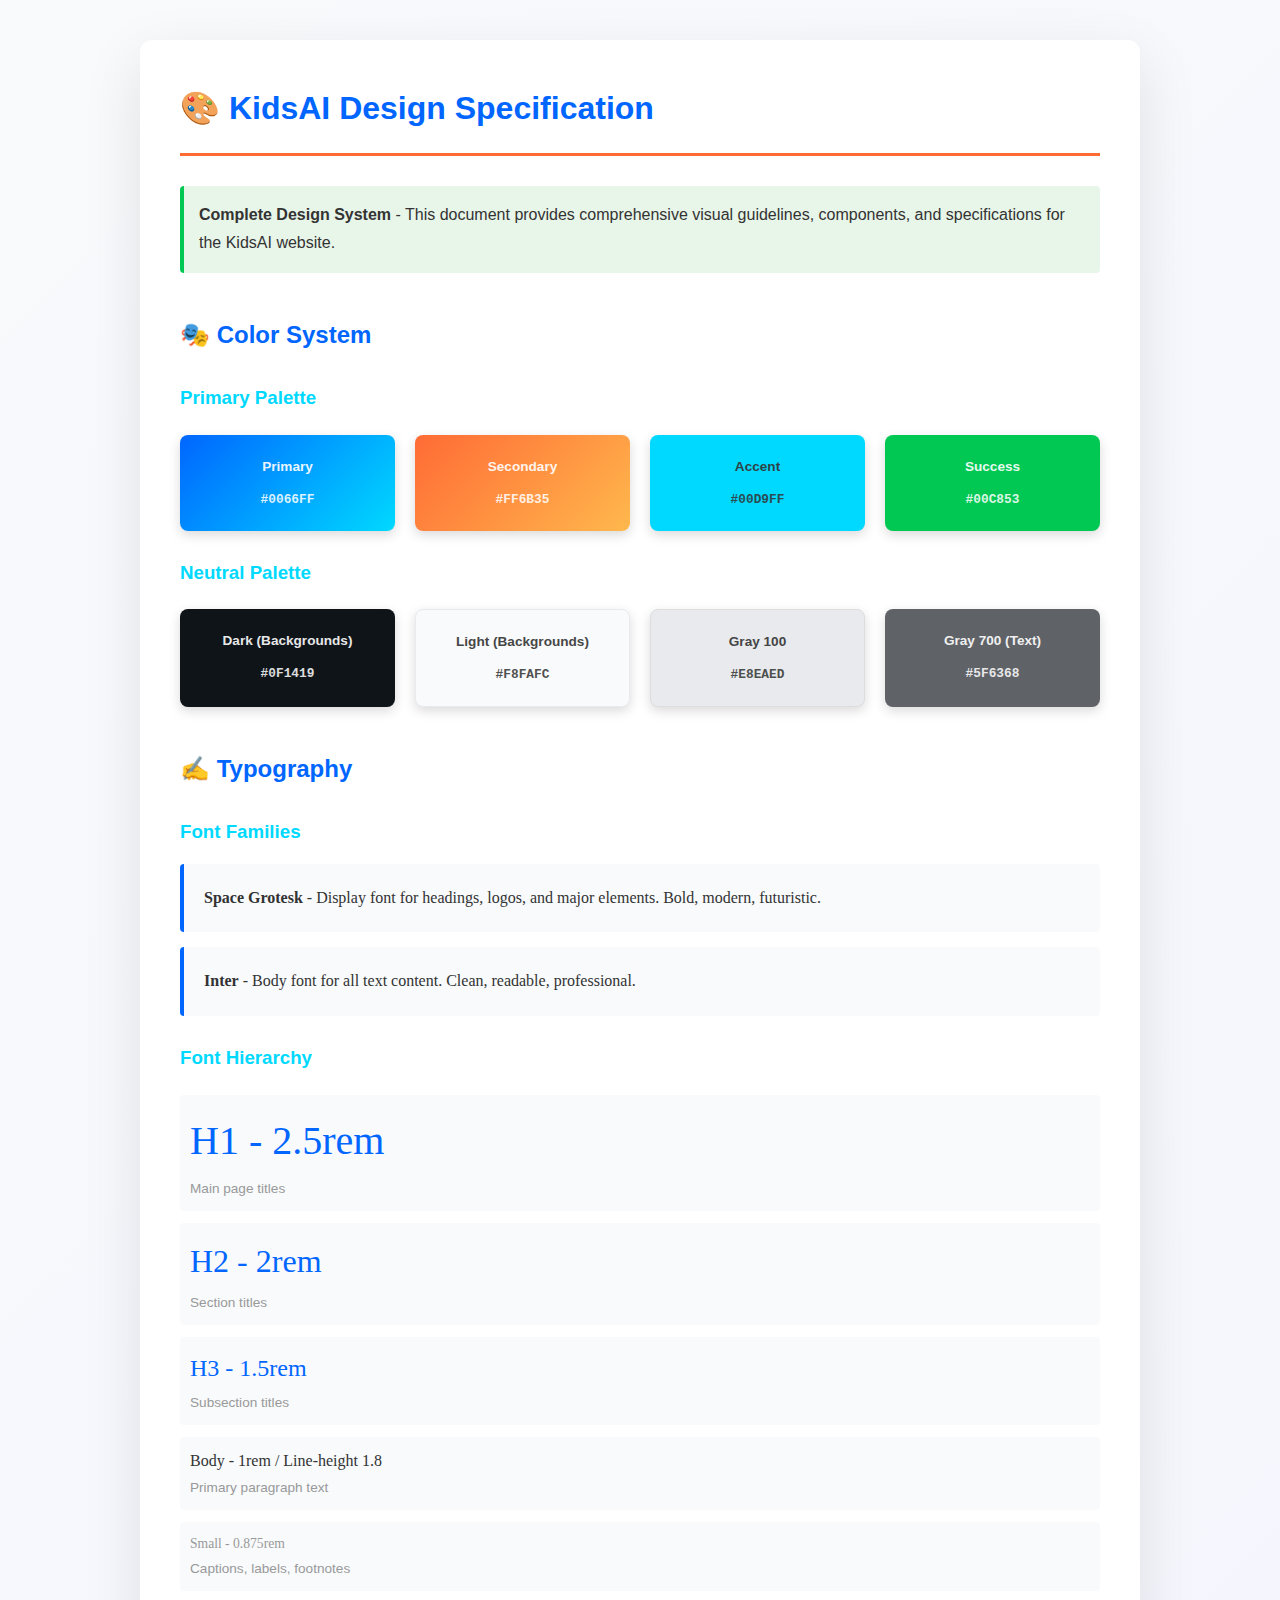
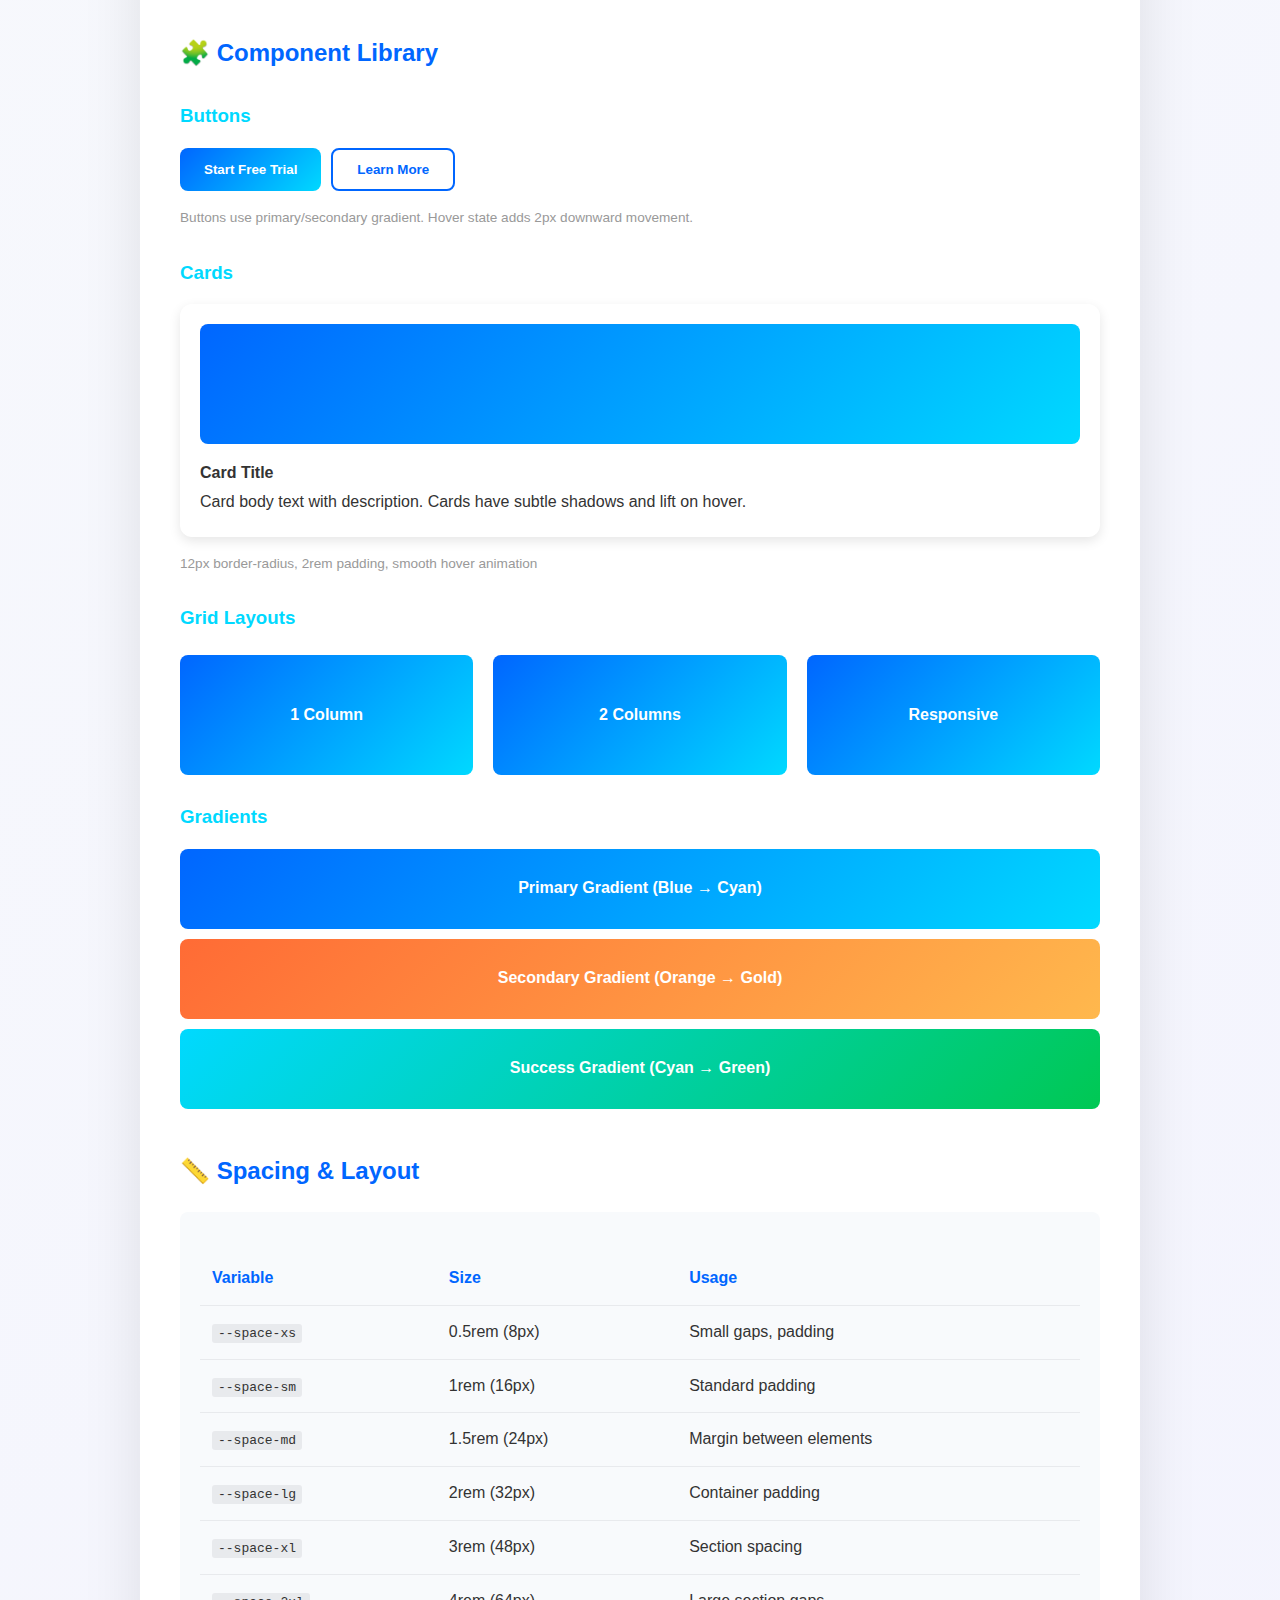
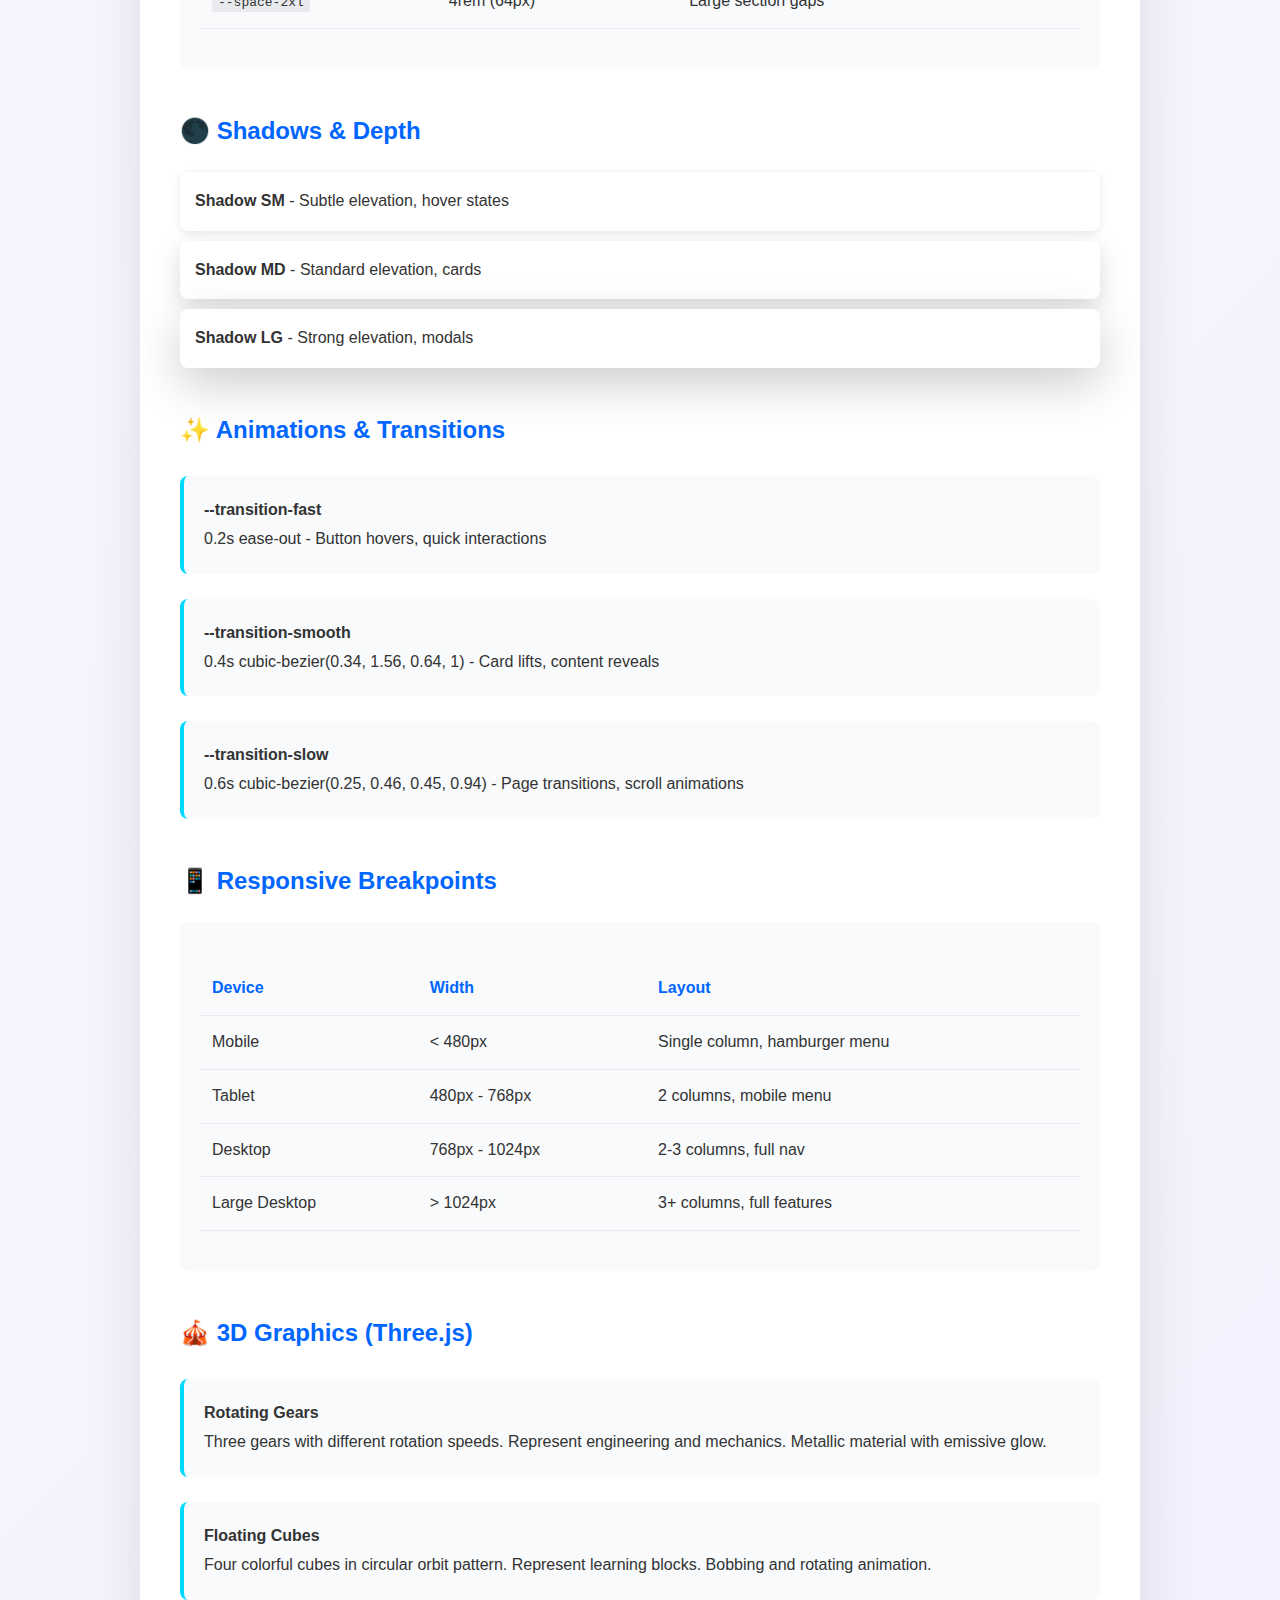
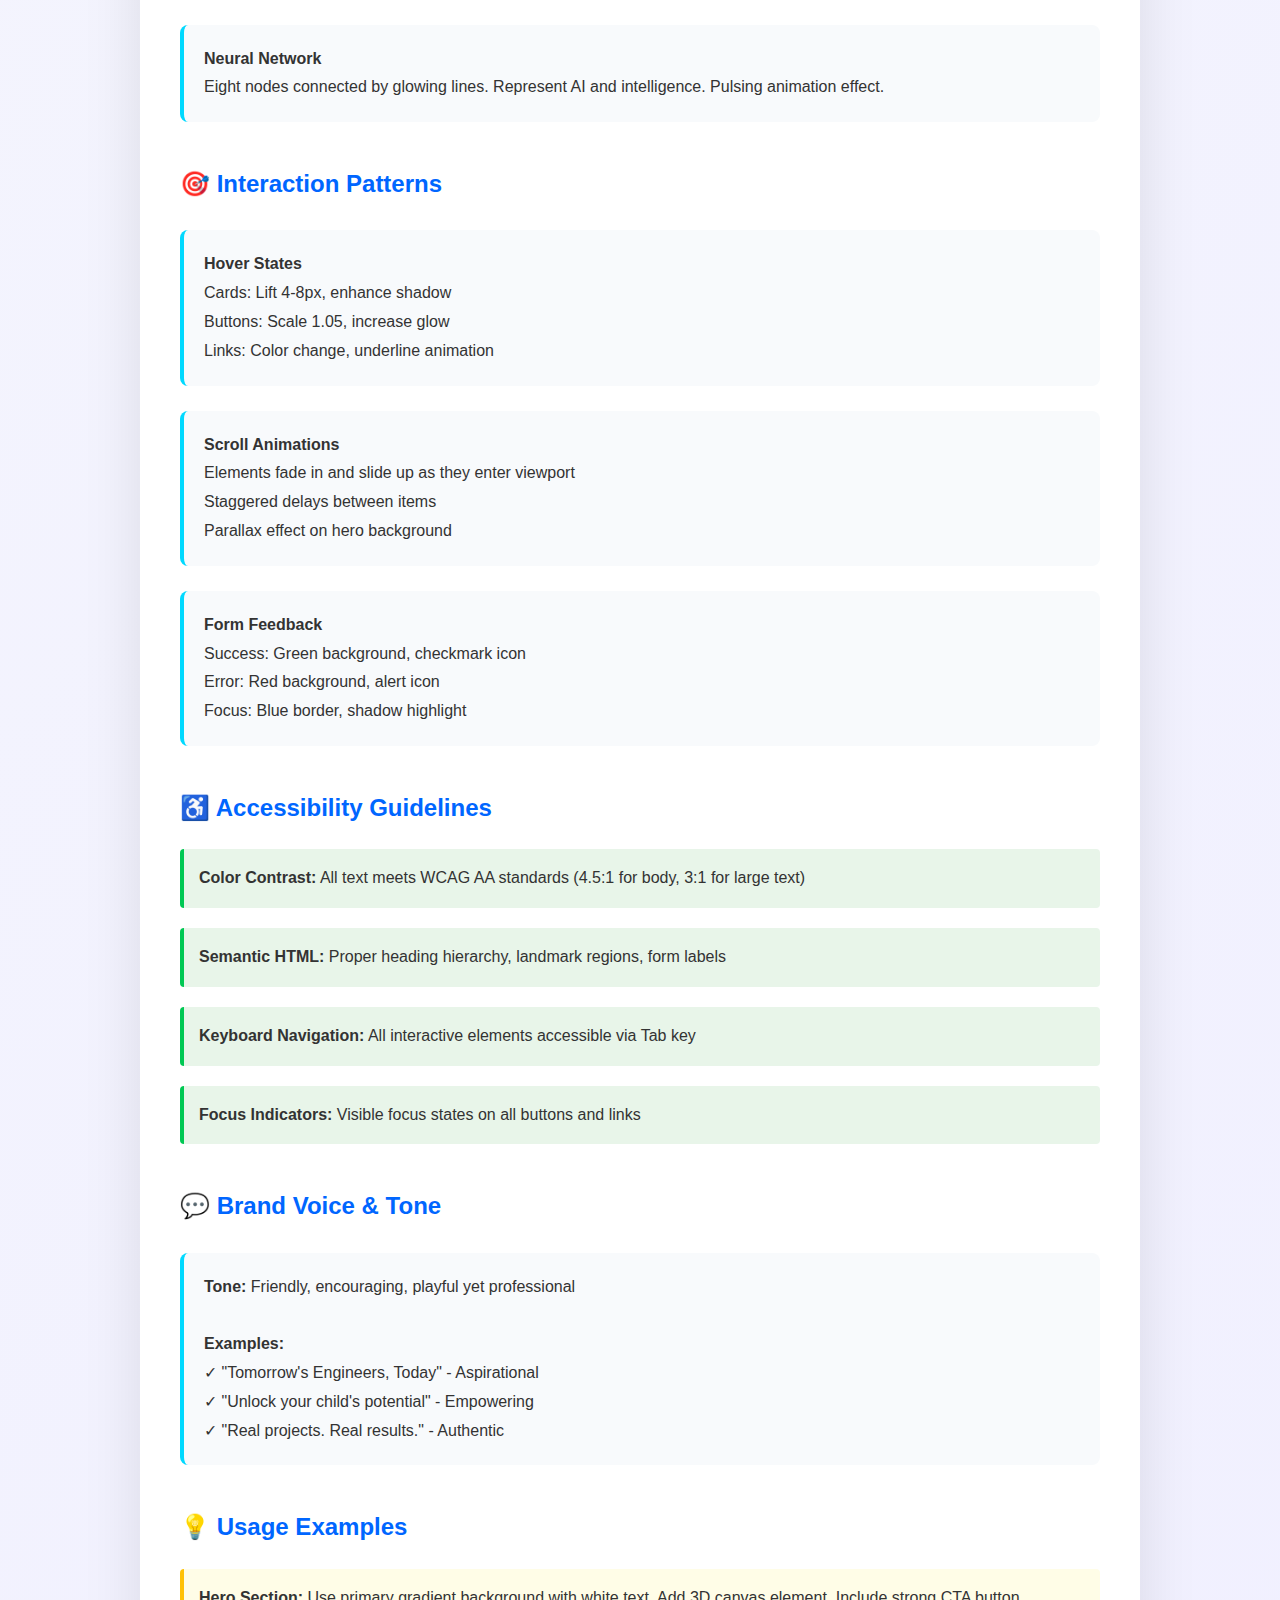
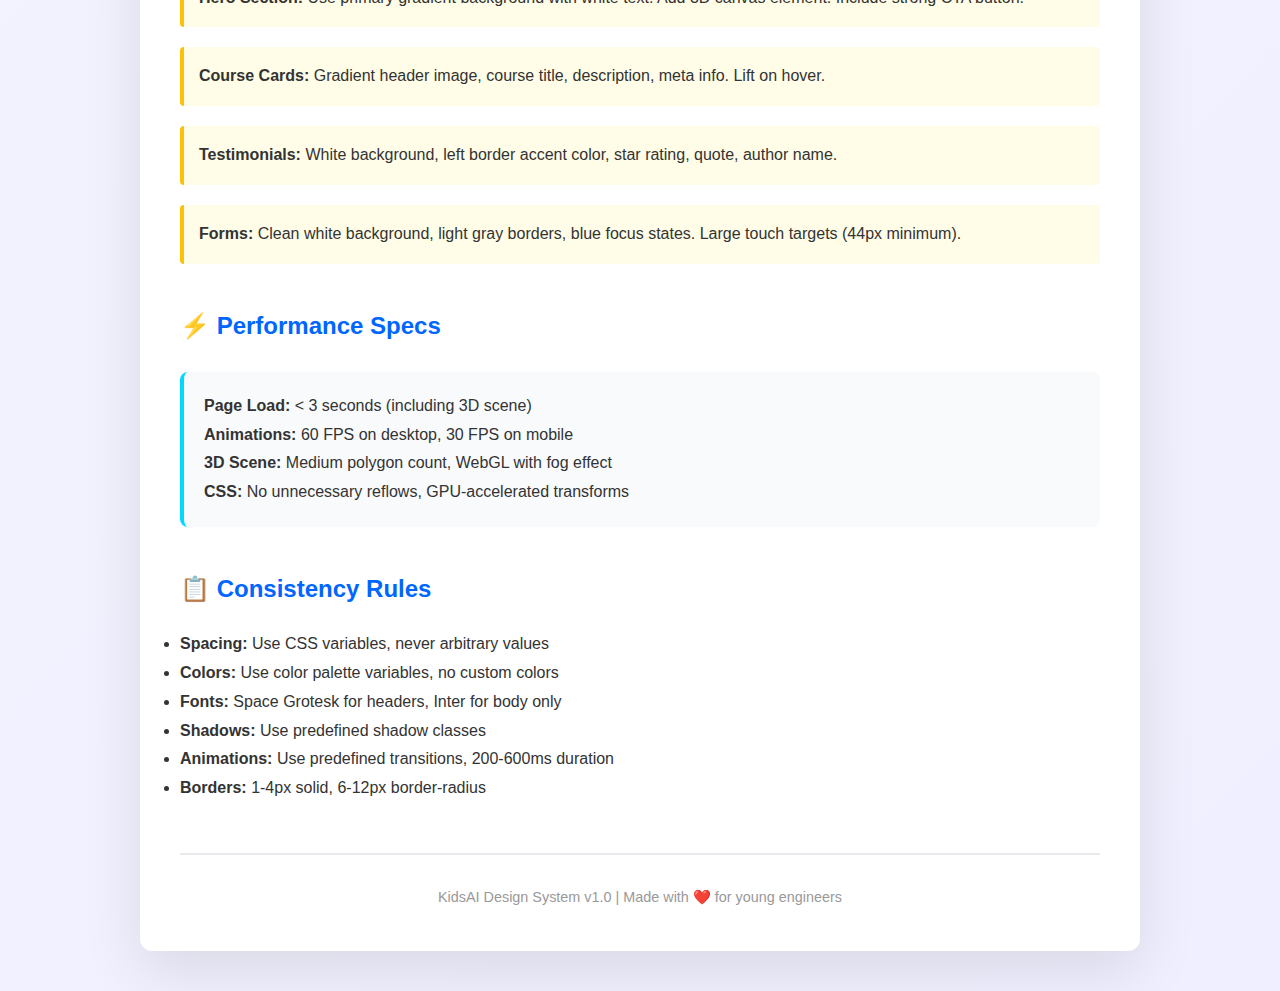
<file: DESIGN_SPEC.html>
<!-- DESIGN SPECIFICATION & VISUAL GUIDE FOR KIDSAI -->

<!DOCTYPE html>
<html lang="en">
<head>
    <meta charset="UTF-8">
    <meta name="viewport" content="width=device-width, initial-scale=1.0">
    <title>KidsAI - Design Specification</title>
    <style>
        * { margin: 0; padding: 0; box-sizing: border-box; }
        body {
            font-family: 'Inter', -apple-system, BlinkMacSystemFont, sans-serif;
            line-height: 1.8;
            color: #333;
            background: linear-gradient(135deg, #f8fafc 0%, #f0efff 100%);
            padding: 40px 20px;
        }
        .container { max-width: 1000px; margin: 0 auto; background: white; border-radius: 12px; padding: 40px; box-shadow: 0 20px 60px rgba(0,0,0,0.1); }
        h1 { color: #0066ff; border-bottom: 3px solid #ff6b35; padding-bottom: 15px; margin-bottom: 30px; }
        h2 { color: #0066ff; margin-top: 40px; margin-bottom: 20px; }
        h3 { color: #00d9ff; margin-top: 25px; margin-bottom: 15px; }
        .color-grid { display: grid; grid-template-columns: repeat(auto-fit, minmax(150px, 1fr)); gap: 20px; margin: 20px 0; }
        .color-box { padding: 20px; border-radius: 8px; color: white; text-align: center; font-weight: 600; box-shadow: 0 4px 12px rgba(0,0,0,0.15); }
        .color-label { font-size: 0.85rem; opacity: 0.9; }
        .color-value { font-family: monospace; font-size: 0.8rem; margin-top: 8px; opacity: 0.85; }
        .font-example { padding: 20px; background: #f8fafc; border-left: 4px solid #0066ff; margin: 15px 0; border-radius: 4px; }
        .spacing-chart { background: #f8fafc; padding: 20px; border-radius: 8px; margin: 20px 0; }
        .component { margin: 25px 0; padding: 20px; background: #f8fafc; border-radius: 8px; border-left: 4px solid #00d9ff; }
        .button-demo { display: flex; gap: 10px; flex-wrap: wrap; margin: 15px 0; }
        .btn {
            padding: 12px 24px;
            border: none;
            border-radius: 8px;
            font-weight: 600;
            cursor: pointer;
            font-family: inherit;
            transition: all 0.3s ease;
        }
        .btn-primary { background: linear-gradient(135deg, #0066ff, #00d9ff); color: white; }
        .btn-primary:hover { transform: translateY(-2px); box-shadow: 0 8px 20px rgba(0,102,255,0.3); }
        .btn-secondary { background: transparent; color: #0066ff; border: 2px solid #0066ff; }
        .btn-secondary:hover { background: #0066ff; color: white; }
        .card-demo { background: white; border-radius: 12px; padding: 20px; box-shadow: 0 4px 12px rgba(0,0,0,0.1); margin: 15px 0; transition: all 0.3s ease; }
        .card-demo:hover { transform: translateY(-4px); box-shadow: 0 12px 24px rgba(0,0,0,0.15); }
        .card-header { height: 120px; background: linear-gradient(135deg, #0066ff, #00d9ff); border-radius: 8px; margin-bottom: 15px; }
        .grid-demo { display: grid; grid-template-columns: repeat(auto-fit, minmax(200px, 1fr)); gap: 20px; margin: 20px 0; }
        .grid-item { background: linear-gradient(135deg, #0066ff 0%, #00d9ff 100%); height: 120px; border-radius: 8px; color: white; display: flex; align-items: center; justify-content: center; font-weight: 600; }
        .hierarchy { margin: 20px 0; }
        .hierarchy-item { margin: 12px 0; padding: 10px; background: #f8fafc; border-radius: 4px; }
        .type-small { font-size: 0.85rem; color: #999; }
        .type-regular { font-size: 1rem; }
        .type-large { font-size: 1.5rem; }
        .type-xl { font-size: 2rem; }
        .type-2xl { font-size: 2.5rem; }
        code { background: #e8eaed; padding: 2px 6px; border-radius: 3px; font-family: monospace; }
        table { width: 100%; border-collapse: collapse; margin: 20px 0; }
        th, td { padding: 12px; text-align: left; border-bottom: 1px solid #e8eaed; }
        th { background: #f8fafc; font-weight: 600; color: #0066ff; }
        .shadow-example { padding: 15px; margin: 10px 0; border-radius: 8px; background: white; }
        .shadow-sm { box-shadow: 0 2px 8px rgba(0, 0, 0, 0.1); }
        .shadow-md { box-shadow: 0 8px 24px rgba(0, 0, 0, 0.15); }
        .shadow-lg { box-shadow: 0 16px 48px rgba(0, 0, 0, 0.2); }
        .gradient-demo { height: 80px; border-radius: 8px; display: flex; align-items: center; justify-content: center; color: white; font-weight: 600; margin: 10px 0; }
        .gradient-primary { background: linear-gradient(135deg, #0066ff, #00d9ff); }
        .gradient-secondary { background: linear-gradient(135deg, #ff6b35, #ffb84d); }
        .gradient-success { background: linear-gradient(135deg, #00d9ff, #00c853); }
        .notes { background: #fffde7; border-left: 4px solid #ffc107; padding: 15px; border-radius: 4px; margin: 20px 0; }
        .success { background: #e8f5e9; border-left: 4px solid #00c853; padding: 15px; border-radius: 4px; margin: 20px 0; }
        .warning { background: #fff3e0; border-left: 4px solid #ff6b35; padding: 15px; border-radius: 4px; margin: 20px 0; }
        .footer { margin-top: 50px; padding-top: 30px; border-top: 2px solid #e8eaed; text-align: center; color: #999; font-size: 0.9rem; }
    </style>
</head>
<body>
    <div class="container">
        <h1>🎨 KidsAI Design Specification</h1>

        <div class="success">
            <strong>Complete Design System</strong> - This document provides comprehensive visual guidelines, components, and specifications for the KidsAI website.
        </div>

        <!-- COLOR SYSTEM -->
        <h2>🎭 Color System</h2>
        
        <h3>Primary Palette</h3>
        <div class="color-grid">
            <div class="color-box" style="background: linear-gradient(135deg, #0066FF, #00D9FF);">
                <div class="color-label">Primary</div>
                <div class="color-value">#0066FF</div>
            </div>
            <div class="color-box" style="background: linear-gradient(135deg, #FF6B35, #FFB84D);">
                <div class="color-label">Secondary</div>
                <div class="color-value">#FF6B35</div>
            </div>
            <div class="color-box" style="background: #00D9FF; color: #333;">
                <div class="color-label">Accent</div>
                <div class="color-value">#00D9FF</div>
            </div>
            <div class="color-box" style="background: #00C853;">
                <div class="color-label">Success</div>
                <div class="color-value">#00C853</div>
            </div>
        </div>

        <h3>Neutral Palette</h3>
        <div class="color-grid">
            <div class="color-box" style="background: #0F1419;">
                <div class="color-label">Dark (Backgrounds)</div>
                <div class="color-value">#0F1419</div>
            </div>
            <div class="color-box" style="background: #F8FAFC; color: #333; border: 1px solid #e8eaed;">
                <div class="color-label">Light (Backgrounds)</div>
                <div class="color-value">#F8FAFC</div>
            </div>
            <div class="color-box" style="background: #E8EAED; color: #333; border: 1px solid #ddd;">
                <div class="color-label">Gray 100</div>
                <div class="color-value">#E8EAED</div>
            </div>
            <div class="color-box" style="background: #5F6368; color: white;">
                <div class="color-label">Gray 700 (Text)</div>
                <div class="color-value">#5F6368</div>
            </div>
        </div>

        <!-- TYPOGRAPHY -->
        <h2>✍️ Typography</h2>

        <h3>Font Families</h3>
        <div class="font-example" style="font-family: 'Space Grotesk';">
            <strong>Space Grotesk</strong> - Display font for headings, logos, and major elements. Bold, modern, futuristic.
        </div>
        <div class="font-example" style="font-family: 'Inter';">
            <strong>Inter</strong> - Body font for all text content. Clean, readable, professional.
        </div>

        <h3>Font Hierarchy</h3>
        <div class="hierarchy">
            <div class="hierarchy-item">
                <div class="type-2xl" style="font-family: 'Space Grotesk'; color: #0066ff;">H1 - 2.5rem</div>
                <div class="type-small">Main page titles</div>
            </div>
            <div class="hierarchy-item">
                <div class="type-xl" style="font-family: 'Space Grotesk'; color: #0066ff;">H2 - 2rem</div>
                <div class="type-small">Section titles</div>
            </div>
            <div class="hierarchy-item">
                <div class="type-large" style="font-family: 'Space Grotesk'; color: #0066ff;">H3 - 1.5rem</div>
                <div class="type-small">Subsection titles</div>
            </div>
            <div class="hierarchy-item">
                <div class="type-regular" style="font-family: 'Inter';">Body - 1rem / Line-height 1.8</div>
                <div class="type-small">Primary paragraph text</div>
            </div>
            <div class="hierarchy-item">
                <div class="type-small" style="font-family: 'Inter';">Small - 0.875rem</div>
                <div class="type-small">Captions, labels, footnotes</div>
            </div>
        </div>

        <!-- COMPONENTS -->
        <h2>🧩 Component Library</h2>

        <h3>Buttons</h3>
        <div class="button-demo">
            <button class="btn btn-primary">Start Free Trial</button>
            <button class="btn btn-secondary">Learn More</button>
        </div>
        <p class="type-small">Buttons use primary/secondary gradient. Hover state adds 2px downward movement.</p>

        <h3>Cards</h3>
        <div class="card-demo">
            <div class="card-header"></div>
            <h4>Card Title</h4>
            <p>Card body text with description. Cards have subtle shadows and lift on hover.</p>
        </div>
        <p class="type-small">12px border-radius, 2rem padding, smooth hover animation</p>

        <h3>Grid Layouts</h3>
        <div class="grid-demo">
            <div class="grid-item">1 Column</div>
            <div class="grid-item">2 Columns</div>
            <div class="grid-item">Responsive</div>
        </div>

        <h3>Gradients</h3>
        <div class="gradient-demo gradient-primary">Primary Gradient (Blue → Cyan)</div>
        <div class="gradient-demo gradient-secondary">Secondary Gradient (Orange → Gold)</div>
        <div class="gradient-demo gradient-success">Success Gradient (Cyan → Green)</div>

        <!-- SPACING -->
        <h2>📏 Spacing & Layout</h2>
        <div class="spacing-chart">
            <table>
                <thead>
                    <tr>
                        <th>Variable</th>
                        <th>Size</th>
                        <th>Usage</th>
                    </tr>
                </thead>
                <tbody>
                    <tr>
                        <td><code>--space-xs</code></td>
                        <td>0.5rem (8px)</td>
                        <td>Small gaps, padding</td>
                    </tr>
                    <tr>
                        <td><code>--space-sm</code></td>
                        <td>1rem (16px)</td>
                        <td>Standard padding</td>
                    </tr>
                    <tr>
                        <td><code>--space-md</code></td>
                        <td>1.5rem (24px)</td>
                        <td>Margin between elements</td>
                    </tr>
                    <tr>
                        <td><code>--space-lg</code></td>
                        <td>2rem (32px)</td>
                        <td>Container padding</td>
                    </tr>
                    <tr>
                        <td><code>--space-xl</code></td>
                        <td>3rem (48px)</td>
                        <td>Section spacing</td>
                    </tr>
                    <tr>
                        <td><code>--space-2xl</code></td>
                        <td>4rem (64px)</td>
                        <td>Large section gaps</td>
                    </tr>
                </tbody>
            </table>
        </div>

        <!-- SHADOWS -->
        <h2>🌑 Shadows & Depth</h2>
        <div class="shadow-example shadow-sm">
            <strong>Shadow SM</strong> - Subtle elevation, hover states
        </div>
        <div class="shadow-example shadow-md">
            <strong>Shadow MD</strong> - Standard elevation, cards
        </div>
        <div class="shadow-example shadow-lg">
            <strong>Shadow LG</strong> - Strong elevation, modals
        </div>

        <!-- ANIMATIONS -->
        <h2>✨ Animations & Transitions</h2>
        <div class="component">
            <strong>--transition-fast</strong><br>
            0.2s ease-out - Button hovers, quick interactions
        </div>
        <div class="component">
            <strong>--transition-smooth</strong><br>
            0.4s cubic-bezier(0.34, 1.56, 0.64, 1) - Card lifts, content reveals
        </div>
        <div class="component">
            <strong>--transition-slow</strong><br>
            0.6s cubic-bezier(0.25, 0.46, 0.45, 0.94) - Page transitions, scroll animations
        </div>

        <!-- RESPONSIVE -->
        <h2>📱 Responsive Breakpoints</h2>
        <div class="spacing-chart">
            <table>
                <thead>
                    <tr>
                        <th>Device</th>
                        <th>Width</th>
                        <th>Layout</th>
                    </tr>
                </thead>
                <tbody>
                    <tr>
                        <td>Mobile</td>
                        <td>&lt; 480px</td>
                        <td>Single column, hamburger menu</td>
                    </tr>
                    <tr>
                        <td>Tablet</td>
                        <td>480px - 768px</td>
                        <td>2 columns, mobile menu</td>
                    </tr>
                    <tr>
                        <td>Desktop</td>
                        <td>768px - 1024px</td>
                        <td>2-3 columns, full nav</td>
                    </tr>
                    <tr>
                        <td>Large Desktop</td>
                        <td>&gt; 1024px</td>
                        <td>3+ columns, full features</td>
                    </tr>
                </tbody>
            </table>
        </div>

        <!-- 3D GRAPHICS -->
        <h2>🎪 3D Graphics (Three.js)</h2>
        <div class="component">
            <strong>Rotating Gears</strong><br>
            Three gears with different rotation speeds. Represent engineering and mechanics. Metallic material with emissive glow.
        </div>
        <div class="component">
            <strong>Floating Cubes</strong><br>
            Four colorful cubes in circular orbit pattern. Represent learning blocks. Bobbing and rotating animation.
        </div>
        <div class="component">
            <strong>Neural Network</strong><br>
            Eight nodes connected by glowing lines. Represent AI and intelligence. Pulsing animation effect.
        </div>

        <!-- INTERACTION PATTERNS -->
        <h2>🎯 Interaction Patterns</h2>
        <div class="component">
            <strong>Hover States</strong><br>
            Cards: Lift 4-8px, enhance shadow<br>
            Buttons: Scale 1.05, increase glow<br>
            Links: Color change, underline animation
        </div>
        <div class="component">
            <strong>Scroll Animations</strong><br>
            Elements fade in and slide up as they enter viewport<br>
            Staggered delays between items<br>
            Parallax effect on hero background
        </div>
        <div class="component">
            <strong>Form Feedback</strong><br>
            Success: Green background, checkmark icon<br>
            Error: Red background, alert icon<br>
            Focus: Blue border, shadow highlight
        </div>

        <!-- ACCESSIBILITY -->
        <h2>♿ Accessibility Guidelines</h2>
        <div class="success">
            <strong>Color Contrast:</strong> All text meets WCAG AA standards (4.5:1 for body, 3:1 for large text)
        </div>
        <div class="success">
            <strong>Semantic HTML:</strong> Proper heading hierarchy, landmark regions, form labels
        </div>
        <div class="success">
            <strong>Keyboard Navigation:</strong> All interactive elements accessible via Tab key
        </div>
        <div class="success">
            <strong>Focus Indicators:</strong> Visible focus states on all buttons and links
        </div>

        <!-- BRAND VOICE -->
        <h2>💬 Brand Voice & Tone</h2>
        <div class="component">
            <strong>Tone:</strong> Friendly, encouraging, playful yet professional<br><br>
            <strong>Examples:</strong><br>
            ✓ "Tomorrow's Engineers, Today" - Aspirational<br>
            ✓ "Unlock your child's potential" - Empowering<br>
            ✓ "Real projects. Real results." - Authentic
        </div>

        <!-- USAGE EXAMPLES -->
        <h2>💡 Usage Examples</h2>
        <div class="notes">
            <strong>Hero Section:</strong> Use primary gradient background with white text. Add 3D canvas element. Include strong CTA button.
        </div>
        <div class="notes">
            <strong>Course Cards:</strong> Gradient header image, course title, description, meta info. Lift on hover.
        </div>
        <div class="notes">
            <strong>Testimonials:</strong> White background, left border accent color, star rating, quote, author name.
        </div>
        <div class="notes">
            <strong>Forms:</strong> Clean white background, light gray borders, blue focus states. Large touch targets (44px minimum).
        </div>

        <!-- PERFORMANCE -->
        <h2>⚡ Performance Specs</h2>
        <div class="component">
            <strong>Page Load:</strong> &lt; 3 seconds (including 3D scene)<br>
            <strong>Animations:</strong> 60 FPS on desktop, 30 FPS on mobile<br>
            <strong>3D Scene:</strong> Medium polygon count, WebGL with fog effect<br>
            <strong>CSS:</strong> No unnecessary reflows, GPU-accelerated transforms
        </div>

        <!-- CONSISTENCY RULES -->
        <h2>📋 Consistency Rules</h2>
        <ul>
            <li><strong>Spacing:</strong> Use CSS variables, never arbitrary values</li>
            <li><strong>Colors:</strong> Use color palette variables, no custom colors</li>
            <li><strong>Fonts:</strong> Space Grotesk for headers, Inter for body only</li>
            <li><strong>Shadows:</strong> Use predefined shadow classes</li>
            <li><strong>Animations:</strong> Use predefined transitions, 200-600ms duration</li>
            <li><strong>Borders:</strong> 1-4px solid, 6-12px border-radius</li>
        </ul>

        <div class="footer">
            <p>KidsAI Design System v1.0 | Made with ❤️ for young engineers</p>
        </div>
    </div>
</body>
</html>
</file>
